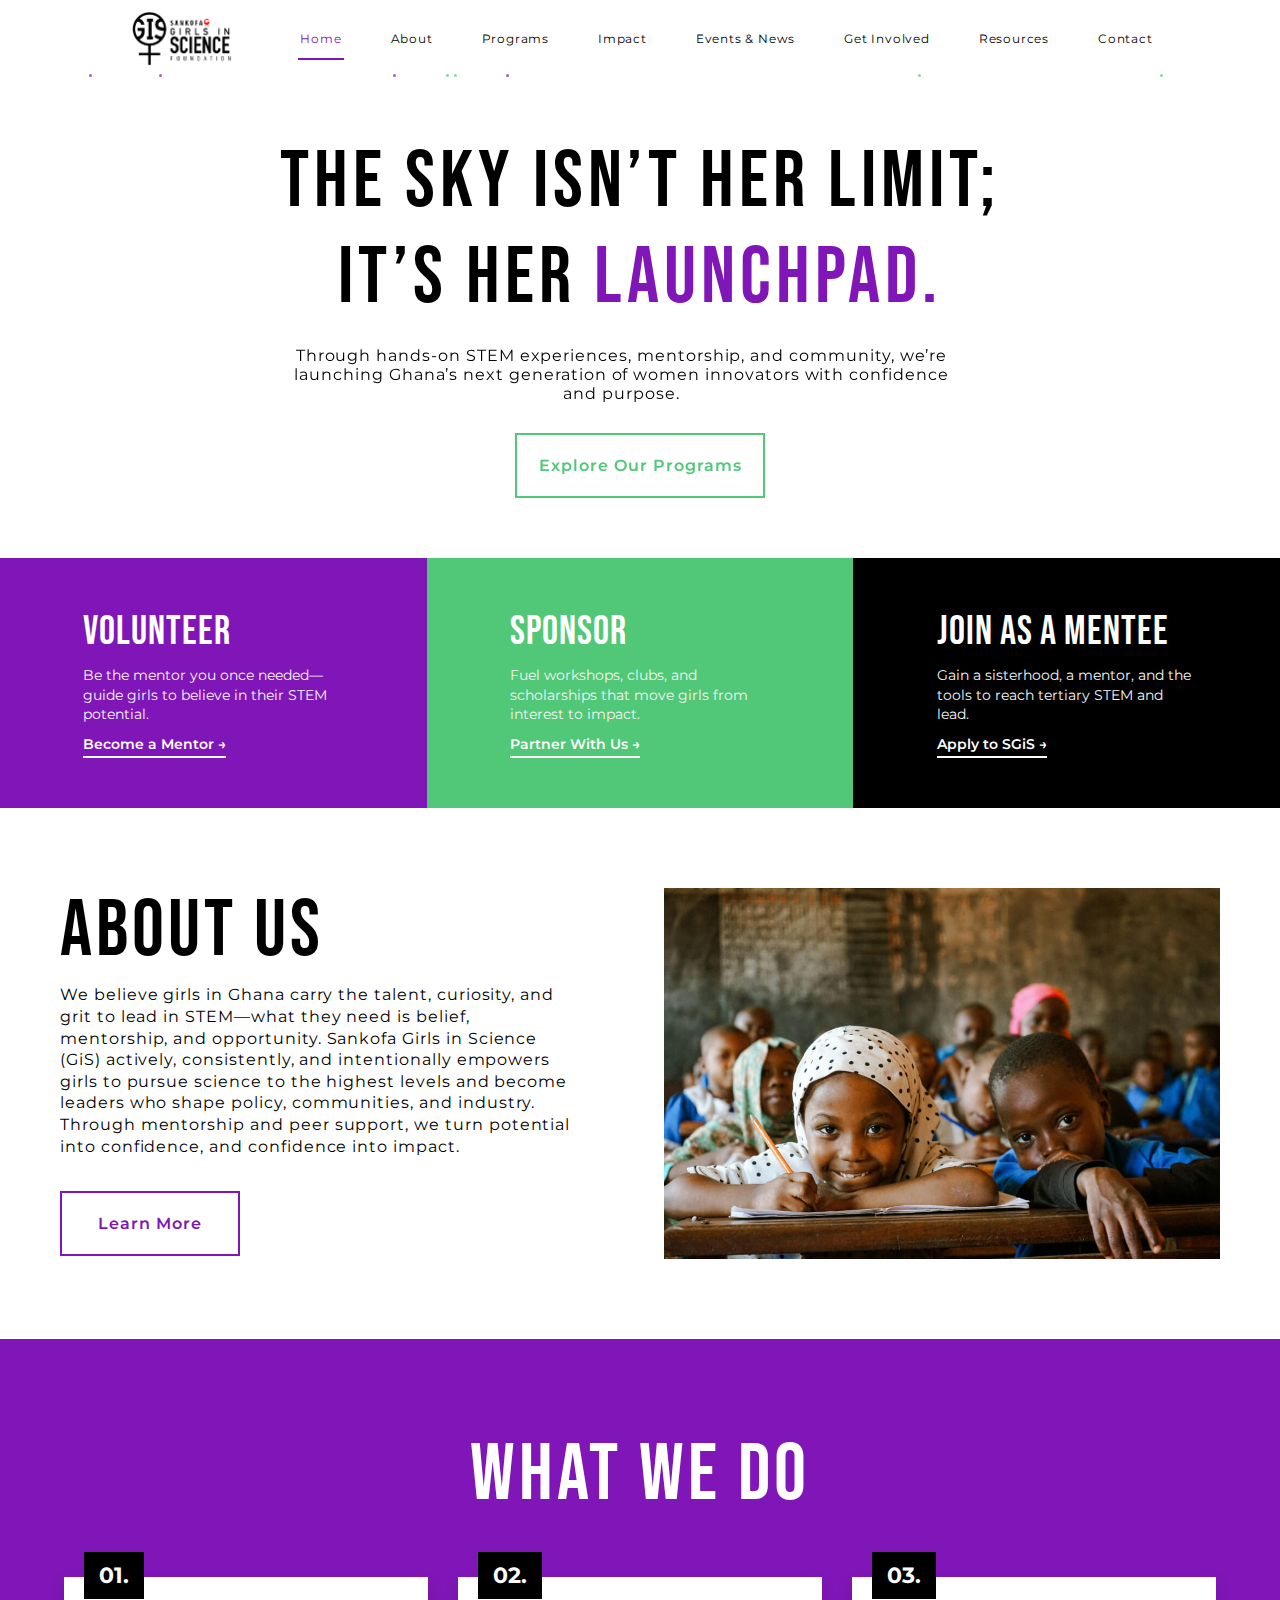
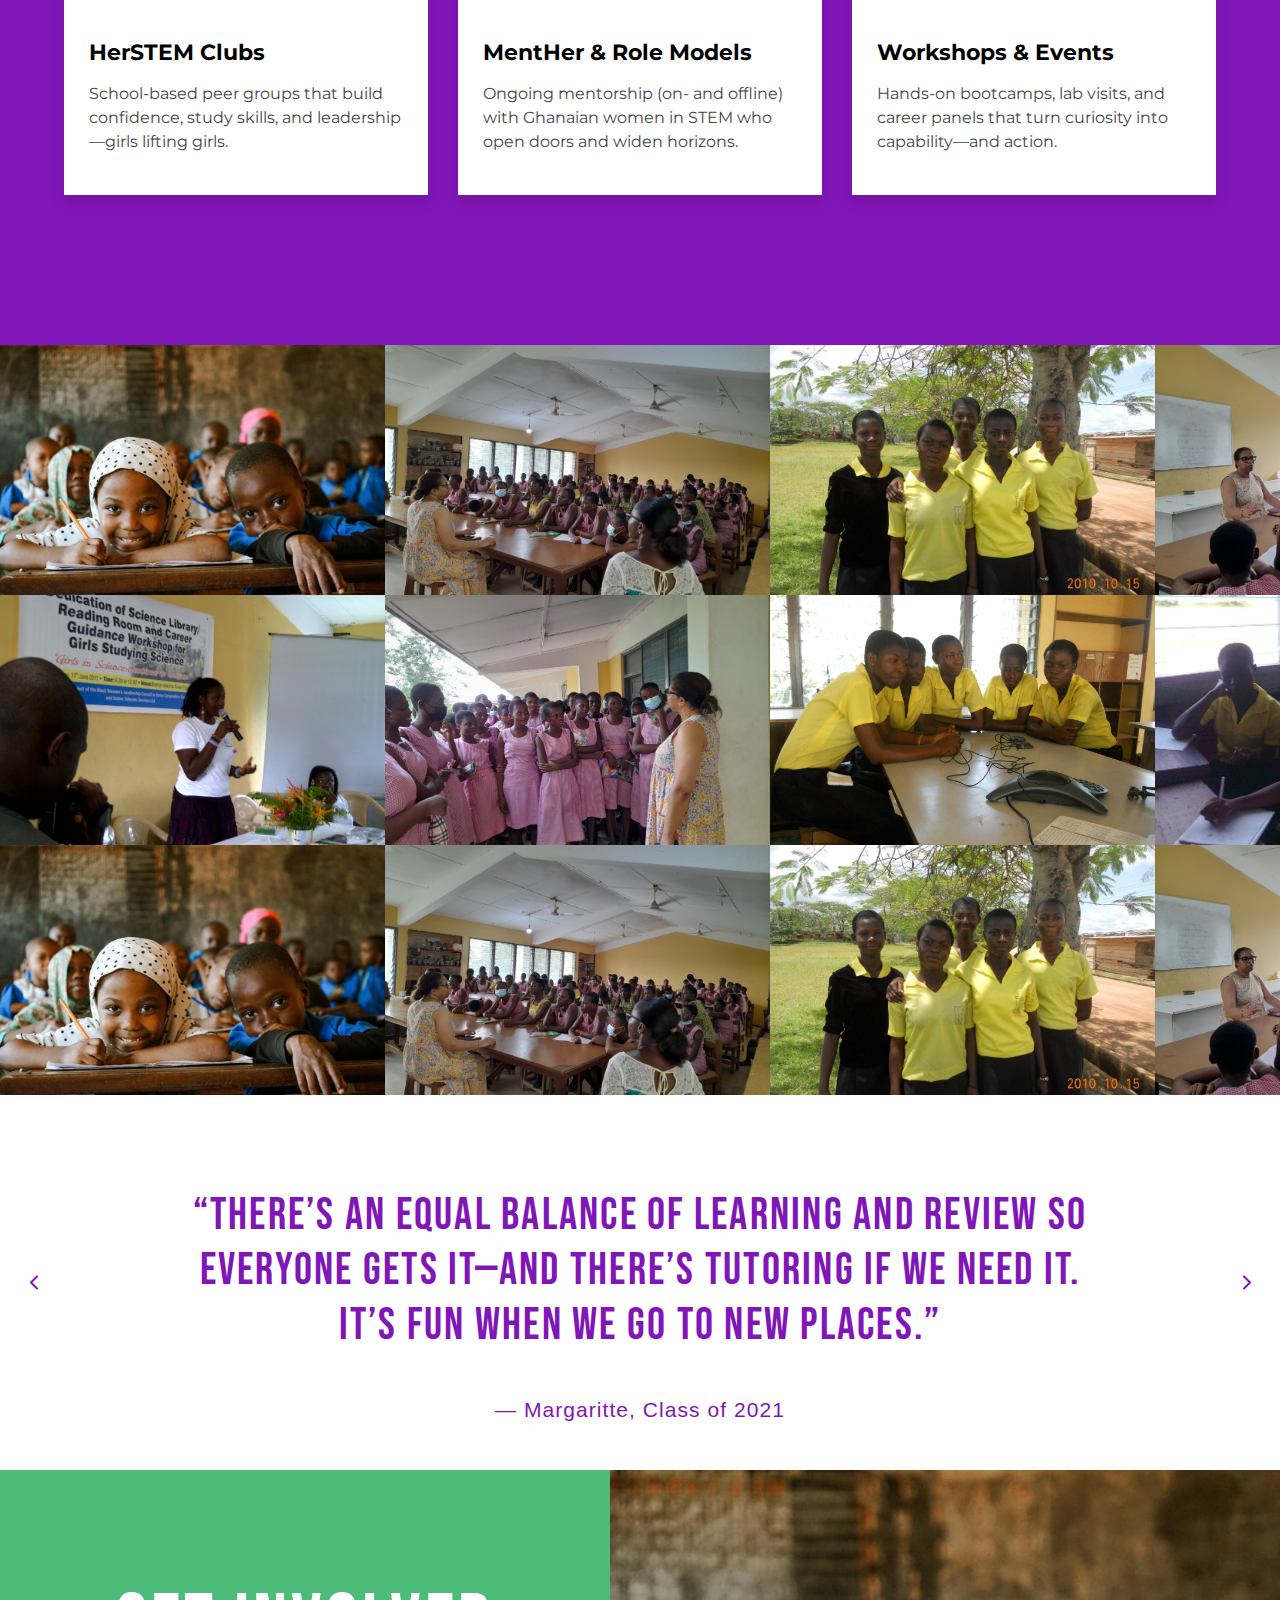
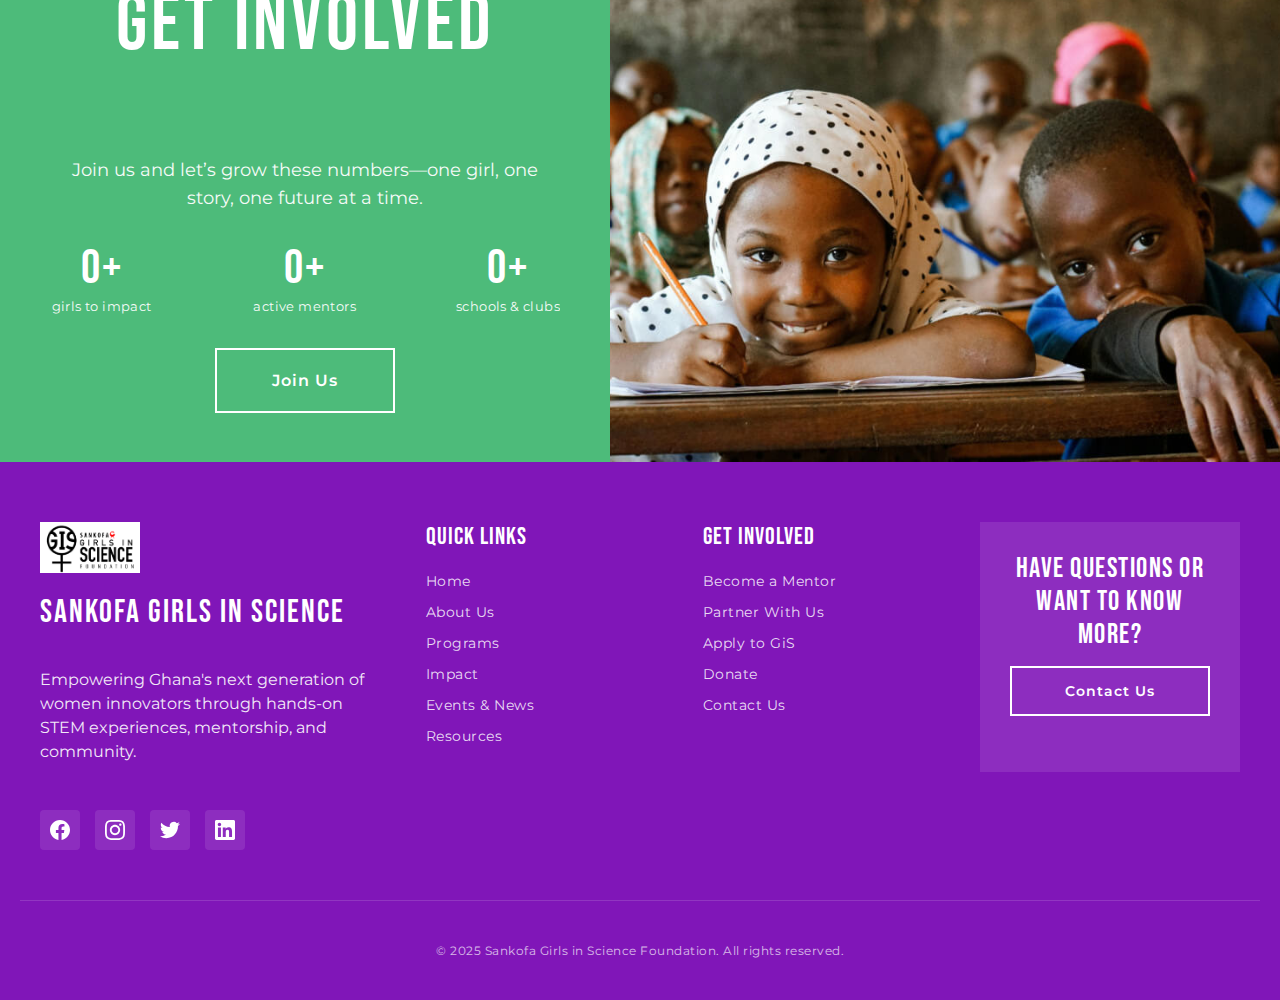
<file: index.html>
<!DOCTYPE html>
<html lang="en">
  <head>
    <meta charset="utf-8" />
    <meta name="viewport" content="width=device-width, initial-scale=1" />
    <title>Sankofa Girls in Science Foundation</title>
    <link
      href="https://fonts.googleapis.com/css2?family=Montserrat:wght@400;600&display=swap"
      rel="stylesheet"
    />
    <link rel="stylesheet" href="css/style.css" />
  </head>
  <body>
    <header class="site-header">
      <nav class="nav" aria-label="Primary">
        <a
          class="nav__logo"
          href="/"
          aria-label="Sankofa Girls in Science — Home"
        >
          <img
            src="assets/images/logo.png"
            alt="Sankofa Girls in Science logo"
          />
        </a>
        <button
          class="nav__toggle"
          aria-expanded="false"
          aria-controls="primary-menu"
        >
          <span class="sr-only">Menu</span>
          ☰
        </button>
        <ul id="primary-menu" class="nav__links">
          <li><a href="#" aria-current="page" class="is-active">Home</a></li>
          <li><a href="#">About</a></li>
          <li><a href="#">Programs</a></li>
          <li><a href="#">Impact</a></li>
          <li><a href="#">Events &amp; News</a></li>
          <li><a href="#">Get Involved</a></li>
          <li><a href="#">Resources</a></li>
          <li><a href="#">Contact</a></li>
        </ul>
      </nav>
    </header>
    <section class="hero">
      <div class="soaring-particles" aria-hidden="true"></div>

      <div class="glowing-orbs" aria-hidden="true">
        <div class="orb orb-1"></div>
        <div class="orb orb-2"></div>
        <div class="orb orb-3"></div>
      </div>

      <div class="hero-content">
        <h1>
          THE SKY ISN’T HER LIMIT;<br />
          IT’S HER <span>LAUNCHPAD.</span>
        </h1>
        <p>
          Through hands-on STEM experiences, mentorship, and community, we’re
          launching Ghana’s next generation of women innovators with confidence
          and purpose.
        </p>
        <a href="#" class="btn-outline">Explore Our Programs</a>
      </div>
    </section>
    <section class="cta-row" aria-label="Quick actions">
      <div class="cta cta--purple">
        <div class="cta-content">
          <h3>Volunteer</h3>
          <p>
            Be the mentor you once needed—guide girls to believe in their STEM
            potential.
          </p>
          <a href="#volunteer" class="cta-link">Become a Mentor →</a>
        </div>
      </div>
      <div class="cta cta--green">
        <div class="cta-content">
          <h3>Sponsor</h3>
          <p>
            Fuel workshops, clubs, and scholarships that move girls from
            interest to impact.
          </p>
          <a href="#sponsor" class="cta-link">Partner With Us →</a>
        </div>
      </div>
      <div class="cta cta--black">
        <div class="cta-content">
          <h3>Join as a Mentee</h3>
          <p>
            Gain a sisterhood, a mentor, and the tools to reach tertiary STEM
            and lead.
          </p>
          <a href="#mentee" class="cta-link">Apply to SGiS →</a>
        </div>
      </div>
    </section>
    <section class="about" id="about">
      <div class="about__text">
        <h2 class="about__title">ABOUT&nbsp;US</h2>

        <p class="about__body">
          We believe girls in Ghana carry the talent, curiosity, and grit to
          lead in STEM—what they need is belief, mentorship, and opportunity.
          Sankofa Girls in Science (GiS) actively, consistently, and
          intentionally empowers girls to pursue science to the highest levels
          and become leaders who shape policy, communities, and industry.
          Through mentorship and peer support, we turn potential into
          confidence, and confidence into impact.
        </p>

        <a href="#" class="btn-outline btn-outline--purple">Learn More</a>
      </div>

      <figure class="about__media">
        <img
          src="assets/images/img5.jpg"
          alt="Children in a classroom smiling"
        />
      </figure>
    </section>
    <section class="what-we-do">
      <h2 class="section-title">WHAT WE DO</h2>
      <div class="cards">
        <div class="card">
          <div class="number-box">01.</div>
          <h3>HerSTEM Clubs</h3>
          <p>
            School-based peer groups that build confidence, study skills, and
            leadership—girls lifting girls.
          </p>
        </div>

        <div class="card">
          <div class="number-box">02.</div>
          <h3>MentHer & Role Models</h3>
          <p>
            Ongoing mentorship (on- and offline) with Ghanaian women in STEM who
            open doors and widen horizons.
          </p>
        </div>

        <div class="card">
          <div class="number-box">03.</div>
          <h3>Workshops & Events</h3>
          <p>
            Hands-on bootcamps, lab visits, and career panels that turn
            curiosity into capability—and action.
          </p>
        </div>
      </div>
    </section>
    <section class="gallery gallery-belt">
      <div class="belt" data-speed="50s" data-direction="ltr">
        <div class="track">
          <img src="assets/images/img5.jpg" alt="" />
          <img src="assets/images/img6.jpg" alt="" />
          <img src="assets/images/img7.jpg" alt="" />
          <img src="assets/images/img8.jpg" alt="" />
        </div>
      </div>

      <div class="belt" data-speed="70s" data-direction="rtl" data-delay="-12s">
        <div class="track">
          <img src="assets/images/img10.jpg" alt="" />
          <img src="assets/images/img9.jpg" alt="" />
          <img src="assets/images/img11.JPG" alt="" />
          <img src="assets/images/img12.jpg" alt="" />
        </div>
      </div>

      <div class="belt" data-speed="52s" data-direction="ltr">
        <div class="track">
          <img src="assets/images/img5.jpg" alt="" />
          <img src="assets/images/img6.jpg" alt="" />
          <img src="assets/images/img7.jpg" alt="" />
          <img src="assets/images/img8.jpg" alt="" />
        </div>
      </div>
    </section>
    <section class="testimonial" aria-label="Student testimonials">
      <button class="nav-btn nav-btn--prev" aria-label="Previous testimonial">
        <svg
          viewBox="0 0 24 24"
          width="24"
          height="24"
          aria-hidden="true"
          focusable="false"
        >
          <path
            d="M15 18l-6-6 6-6"
            fill="none"
            stroke="currentColor"
            stroke-width="2"
            stroke-linecap="round"
            stroke-linejoin="round"
          />
        </svg>
      </button>

      <div
        class="testimonial-content"
        role="region"
        aria-roledescription="carousel"
        aria-label="Student testimonials"
        aria-live="polite"
      >
        <blockquote class="t-slide is-active" aria-hidden="false">
          <p class="quote">
            “There’s an equal balance of learning and review so everyone gets
            it—and there’s tutoring if we need it. It’s fun when we go to new
            places.”
          </p>
          <footer class="author">— Margaritte, Class of 2021</footer>
        </blockquote>

        <blockquote class="t-slide" aria-hidden="true">
          <p class="quote">
            “Before GiS I thought engineering wasn’t for me. Now I’ve built my
            first circuit and I’m applying to STEM programs.”
          </p>
          <footer class="author">— Abena, 11th Grade</footer>
        </blockquote>

        <blockquote class="t-slide" aria-hidden="true">
          <p class="quote">
            “My mentor helped me believe I belong in tech. I landed an
            internship at a local lab this summer.”
          </p>
          <footer class="author">— Efua, Class of 2023</footer>
        </blockquote>

        <blockquote class="t-slide" aria-hidden="true">
          <p class="quote">
            “Our HerSTEM Club made science feel like a team sport. I’m leading
            study sessions now.”
          </p>
          <footer class="author">— Nana Ama, 9th Grade</footer>
        </blockquote>
      </div>

      <button class="nav-btn nav-btn--next" aria-label="Next testimonial">
        <svg
          viewBox="0 0 24 24"
          width="24"
          height="24"
          aria-hidden="true"
          focusable="false"
        >
          <path
            d="M9 6l6 6-6 6"
            fill="none"
            stroke="currentColor"
            stroke-width="2"
            stroke-linecap="round"
            stroke-linejoin="round"
          />
        </svg>
      </button>
    </section>

    <section class="get-involved" aria-labelledby="get-involved-title">
      <div class="gi-panel">
        <h2 id="get-involved-title" class="gi-title">GET INVOLVED</h2>

        <p class="gi-lede">
          Join us and let’s grow these numbers—one girl, one story, one future
          at a time.
        </p>

        <ul class="gi-stats" aria-label="Impact statistics">
          <li class="gi-stat">
            <span class="num" aria-live="polite">
              <span class="counter" data-target="1000">0</span
              ><span class="plus">+</span>
            </span>
            <span class="label">girls to impact</span>
          </li>
          <li class="gi-stat">
            <span class="num" aria-live="polite">
              <span class="counter" data-target="30">0</span
              ><span class="plus">+</span>
            </span>
            <span class="label">active mentors</span>
          </li>
          <li class="gi-stat">
            <span class="num" aria-live="polite">
              <span class="counter" data-target="10">0</span
              ><span class="plus">+</span>
            </span>
            <span class="label">schools & clubs</span>
          </li>
        </ul>

        <a class="gi-btn" href="#join">Join Us</a>
      </div>

      <div class="gi-media">
        <img
          src="assets/images/img5.jpg"
          alt="Smiling students in a classroom"
          loading="lazy"
          width="806"
          height="592"
        />
      </div>
    </section>
    <footer class="footer">
      <div class="footer-container">
        <div class="footer-brand">
              <img src="assets/images/logo.png" alt="Sankofa Girls in Science logo" style="width: 100px" />

          <h3>SANKOFA GIRLS IN SCIENCE</h3>
          <p class="footer-tagline">
            Empowering Ghana's next generation of women innovators through
            hands-on STEM experiences, mentorship, and community.
          </p>
          <div class="footer-social">
            <a href="#" class="social-link" aria-label="Facebook">
              <svg
                width="20"
                height="20"
                viewBox="0 0 24 24"
                fill="currentColor"
              >
                <path
                  d="M24 12.073c0-6.627-5.373-12-12-12s-12 5.373-12 12c0 5.99 4.388 10.954 10.125 11.854v-8.385H7.078v-3.47h3.047V9.43c0-3.007 1.792-4.669 4.533-4.669 1.312 0 2.686.235 2.686.235v2.953H15.83c-1.491 0-1.956.925-1.956 1.874v2.25h3.328l-.532 3.47h-2.796v8.385C19.612 23.027 24 18.062 24 12.073z"
                />
              </svg>
            </a>
            <a href="#" class="social-link" aria-label="Instagram">
              <svg
                width="20"
                height="20"
                viewBox="0 0 24 24"
                fill="currentColor"
              >
                <path
                  d="M12 2.163c3.204 0 3.584.012 4.85.07 3.252.148 4.771 1.691 4.919 4.919.058 1.265.069 1.645.069 4.849 0 3.205-.012 3.584-.069 4.849-.149 3.225-1.664 4.771-4.919 4.919-1.266.058-1.644.07-4.85.07-3.204 0-3.584-.012-4.849-.07-3.26-.149-4.771-1.699-4.919-4.92-.058-1.265-.07-1.644-.07-4.849 0-3.204.013-3.583.07-4.849.149-3.227 1.664-4.771 4.919-4.919 1.266-.057 1.645-.069 4.849-.069zm0-2.163c-3.259 0-3.667.014-4.947.072-4.358.2-6.78 2.618-6.98 6.98-.059 1.281-.073 1.689-.073 4.948 0 3.259.014 3.668.072 4.948.2 4.358 2.618 6.78 6.98 6.98 1.281.058 1.689.072 4.948.072 3.259 0 3.668-.014 4.948-.072 4.354-.2 6.782-2.618 6.979-6.98.059-1.28.073-1.689.073-4.948 0-3.259-.014-3.667-.072-4.947-.196-4.354-2.617-6.78-6.979-6.98-1.281-.059-1.69-.073-4.949-.073zm0 5.838c-3.403 0-6.162 2.759-6.162 6.162s2.759 6.163 6.162 6.163 6.162-2.759 6.162-6.163c0-3.403-2.759-6.162-6.162-6.162zm0 10.162c-2.209 0-4-1.79-4-4 0-2.209 1.791-4 4-4s4 1.791 4 4c0 2.21-1.791 4-4 4zm6.406-11.845c-.796 0-1.441.645-1.441 1.44s.645 1.44 1.441 1.44c.795 0 1.439-.645 1.439-1.44s-.644-1.44-1.439-1.44z"
                />
              </svg>
            </a>
            <a href="#" class="social-link" aria-label="Twitter">
              <svg
                width="20"
                height="20"
                viewBox="0 0 24 24"
                fill="currentColor"
              >
                <path
                  d="M23.953 4.57a10 10 0 01-2.825.775 4.958 4.958 0 002.163-2.723c-.951.555-2.005.959-3.127 1.184a4.92 4.92 0 00-8.384 4.482C7.69 8.095 4.067 6.13 1.64 3.162a4.822 4.822 0 00-.666 2.475c0 1.71.87 3.213 2.188 4.096a4.904 4.904 0 01-2.228-.616v.06a4.923 4.923 0 003.946 4.827 4.996 4.996 0 01-2.212.085 4.936 4.936 0 004.604 3.417 9.867 9.867 0 01-6.102 2.105c-.39 0-.779-.023-1.17-.067a13.995 13.995 0 007.557 2.209c9.053 0 13.998-7.496 13.998-13.985 0-.21 0-.42-.015-.63A9.935 9.935 0 0024 4.59z"
                />
              </svg>
            </a>
            <a href="#" class="social-link" aria-label="LinkedIn">
              <svg
                width="20"
                height="20"
                viewBox="0 0 24 24"
                fill="currentColor"
              >
                <path
                  d="M20.447 20.452h-3.554v-5.569c0-1.328-.027-3.037-1.852-3.037-1.853 0-2.136 1.445-2.136 2.939v5.667H9.351V9h3.414v1.561h.046c.477-.9 1.637-1.85 3.37-1.85 3.601 0 4.267 2.37 4.267 5.455v6.286zM5.337 7.433c-1.144 0-2.063-.926-2.063-2.065 0-1.138.92-2.063 2.063-2.063 1.14 0 2.064.925 2.064 2.063 0 1.139-.925 2.065-2.064 2.065zm1.782 13.019H3.555V9h3.564v11.452zM22.225 0H1.771C.792 0 0 .774 0 1.729v20.542C0 23.227.792 24 1.771 24h20.451C23.2 24 24 23.227 24 22.271V1.729C24 .774 23.2 0 22.222 0h.003z"
                />
              </svg>
            </a>
          </div>
        </div>

        <div class="footer-section">
          <h4>Quick Links</h4>
          <ul class="footer-links">
            <li><a href="#home">Home</a></li>
            <li><a href="#about">About Us</a></li>
            <li><a href="#programs">Programs</a></li>
            <li><a href="#impact">Impact</a></li>
            <li><a href="#events">Events & News</a></li>
            <li><a href="#resources">Resources</a></li>
          </ul>
        </div>

        <div class="footer-section">
          <h4>Get Involved</h4>
          <ul class="footer-links">
            <li><a href="#volunteer">Become a Mentor</a></li>
            <li><a href="#sponsor">Partner With Us</a></li>
            <li><a href="#mentee">Apply to GiS</a></li>
            <li><a href="#donate">Donate</a></li>
            <li><a href="#contact">Contact Us</a></li>
          </ul>
        </div>

        <div class="footer-cta">
          <h4>Have questions or want to know more?</h4>
          
          <a href="#contact" class="cta-button">Contact Us</a>
        </div>
      </div>

      <div class="footer-bottom">
        <div class="footer-bottom-container">
          <p>
            &copy; 2025 Sankofa Girls in Science Foundation. All rights
            reserved.
          </p>
        </div>
      </div>
    </footer>

    <script>
      (function () {
        const prefersReduced = window.matchMedia(
          "(prefers-reduced-motion: reduce)"
        ).matches;

        function animateCounter(el, end, duration = 1200) {
          if (prefersReduced) {
            el.textContent = end;
            return;
          }
          const start = 0;
          const startTime = performance.now();

          function tick(now) {
            const elapsed = now - startTime;
            const progress = Math.min(elapsed / duration, 1);
            const eased = 1 - Math.pow(1 - progress, 3);
            const value = Math.round(start + (end - start) * eased);
            el.textContent = value.toString();
            if (progress < 1) requestAnimationFrame(tick);
          }
          requestAnimationFrame(tick);
        }

        const counters = Array.from(document.querySelectorAll(".counter"));
        let hasRun = false;

        const observer = new IntersectionObserver(
          (entries) => {
            if (hasRun) return;
            if (entries.some((e) => e.isIntersecting)) {
              counters.forEach((c) => {
                const end = parseInt(c.getAttribute("data-target"), 10) || 0;
                animateCounter(c, end, 1500);
              });
              hasRun = true;
              observer.disconnect();
            }
          },
          { threshold: 0.35 }
        );

        const statsRoot = document.querySelector(".gi-stats");
        if (statsRoot) observer.observe(statsRoot);
      })();
    </script>

    <script src="js/script.js" defer></script>
  </body>
</html>
</file>
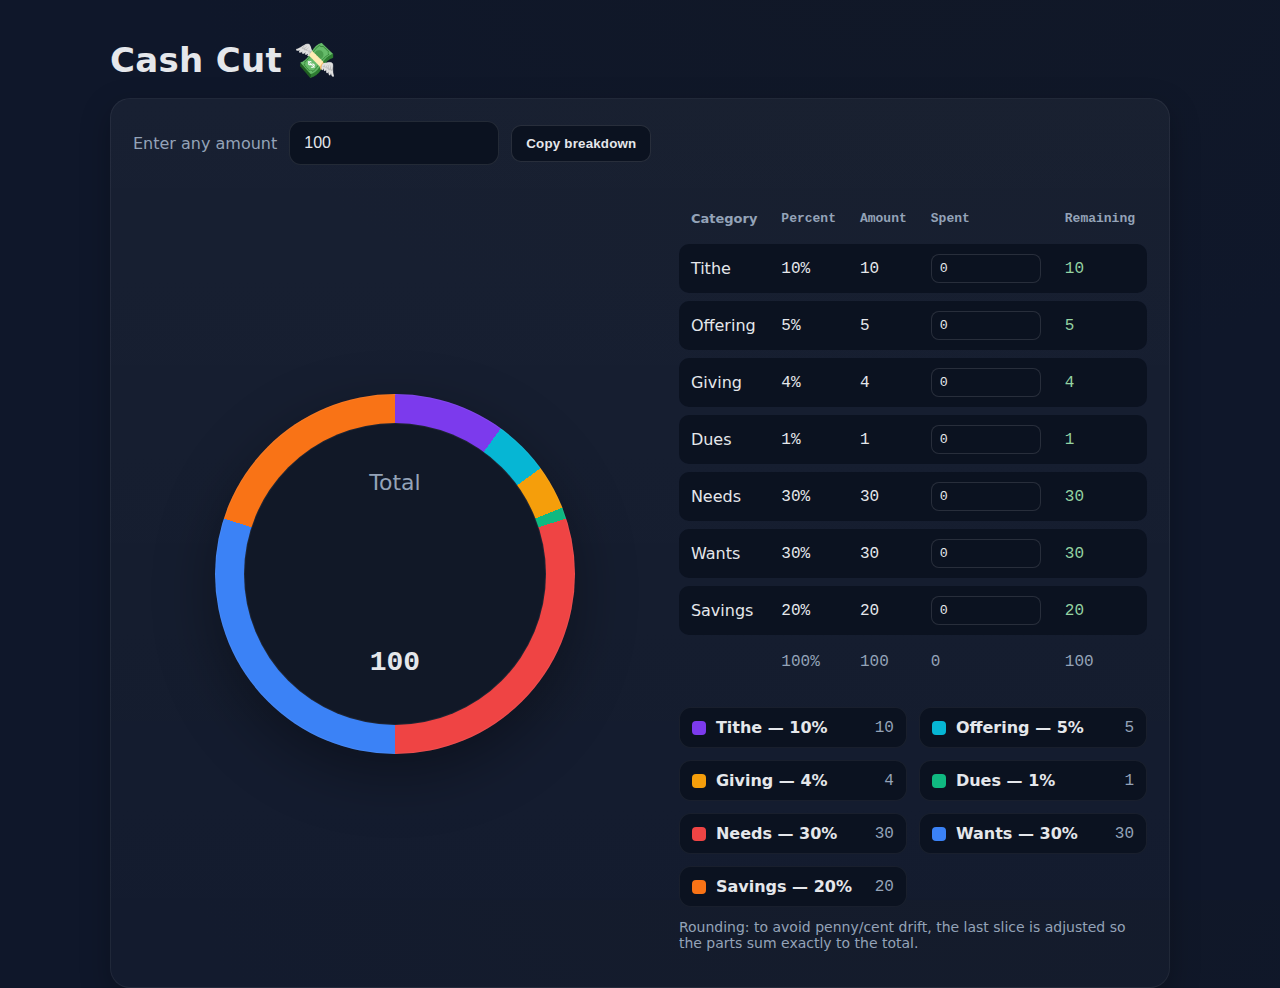
<file: splitter.html>
<!DOCTYPE html>
<html lang="en">
  <head>
    <meta charset="UTF-8" />
    <meta name="viewport" content="width=device-width, initial-scale=1" />
    <title>Cash Cut</title>
    <style>
      :root {
        --bg: #0f172a; /* slate-900 */
        --card: #111827; /* gray-900 */
        --muted: #94a3b8; /* slate-400 */
        --text: #e5e7eb; /* gray-200 */
        --accent: #22d3ee; /* cyan-400 */
        --ring: rgba(34, 211, 238, 0.35);
        /* Palette for slices */
        --c1: #7c3aed; /* violet */
        --c2: #06b6d4; /* cyan */
        --c3: #f59e0b; /* amber */
        --c4: #10b981; /* emerald */
        --c5: #ef4444; /* red */
        --c6: #3b82f6; /* blue */
        --c7: #f97316; /* orange */
      }
      * {
        box-sizing: border-box;
      }
      html,
      body {
        height: 100%;
      }
      body {
        margin: 0;
        font-family: ui-sans-serif, system-ui, -apple-system, Segoe UI, Roboto,
          Arial, "Apple Color Emoji", "Segoe UI Emoji";
        background: radial-gradient(
          1200px 800px at 70% -10%,
          #111827 0%,
          var(--bg) 60%
        );
        color: var(--text);
      }
      .wrap {
        max-width: 1100px;
        margin: 40px auto;
        padding: 0 20px;
      }
      header {
        display: flex;
        align-items: center;
        justify-content: space-between;
        gap: 16px;
        margin-bottom: 18px;
      }
      h1 {
        font-size: clamp(20px, 3.5vw, 34px);
        margin: 0;
        letter-spacing: 0.3px;
      }
      .card {
        background: linear-gradient(
          180deg,
          rgba(255, 255, 255, 0.04),
          rgba(255, 255, 255, 0.02)
        );
        border: 1px solid rgba(255, 255, 255, 0.06);
        border-radius: 20px;
        padding: 22px;
        box-shadow: 0 10px 30px rgba(0, 0, 0, 0.25);
      }
      .grid {
        display: grid;
        grid-template-columns: 1.2fr 0.9fr;
        gap: 22px;
      }
      @media (max-width: 900px) {
        .grid {
          grid-template-columns: 1fr;
        }
      }

      /* Input */
      .controls {
        display: flex;
        gap: 12px;
        align-items: center;
        flex-wrap: wrap;
      }
      .controls input[type="number"] {
        appearance: textfield;
        width: 210px;
        padding: 12px 14px;
        font-size: 16px;
        border-radius: 12px;
        background: #0b1220;
        color: var(--text);
        border: 1px solid rgba(255, 255, 255, 0.1);
        outline: none;
        transition: border 0.2s, box-shadow 0.2s;
      }
      .controls input[type="number"]:focus {
        border-color: var(--accent);
        box-shadow: 0 0 0 6px var(--ring);
      }
      .btn {
        cursor: pointer;
        border: 1px solid rgba(255, 255, 255, 0.12);
        background: #0b1220;
        color: var(--text);
        padding: 10px 14px;
        border-radius: 10px;
        font-weight: 600;
        letter-spacing: 0.2px;
        transition: 0.2s;
      }
      .btn:hover {
        transform: translateY(-1px);
        border-color: rgba(255, 255, 255, 0.28);
      }

      /* Pie */
      .pie-wrap {
        display: flex;
        align-items: center;
        justify-content: center;
      }
      .pie {
        --g: conic-gradient(
          var(--c1) 0 0,
          var(--c2) 0 0,
          var(--c3) 0 0,
          var(--c4) 0 0,
          var(--c5) 0 0,
          var(--c6) 0 0,
          var(--c7) 0 0
        );
        width: min(360px, 70vw);
        aspect-ratio: 1/1;
        border-radius: 50%;
        background: var(--g);
        position: relative;
        box-shadow: 0 20px 60px rgba(0, 0, 0, 0.35),
          inset 0 0 0 1px rgba(255, 255, 255, 0.06);
      }
      .pie::after {
        /* donut hole */
        content: "";
        position: absolute;
        inset: 8%;
        background: var(--card);
        border-radius: 50%;
        box-shadow: inset 0 0 0 1px rgba(255, 255, 255, 0.06);
      }
      .total {
        position: absolute;
        inset: 0;
        display: grid;
        place-items: center;
        text-align: center;
        z-index: 2;
        font-size: clamp(18px, 2.5vw, 22px);
        color: var(--muted);
      }
      .total strong {
        display: block;
        font-size: clamp(22px, 3vw, 28px);
        color: var(--text);
      }

      /* Legend & table */
      .legend {
        display: grid;
        grid-template-columns: repeat(2, minmax(220px, 1fr));
        gap: 12px;
        margin-top: 18px;
      }
      @media (max-width: 500px) {
        .legend {
          grid-template-columns: 1fr;
        }
      }
      .legend .row {
        display: flex;
        align-items: center;
        gap: 10px;
        padding: 10px 12px;
        background: #0b1220;
        border-radius: 12px;
        border: 1px solid rgba(255, 255, 255, 0.06);
      }
      .swatch {
        width: 14px;
        height: 14px;
        border-radius: 4px;
        flex: 0 0 auto;
      }
      .row .label {
        font-weight: 600;
      }
      .row .value {
        margin-left: auto;
        color: var(--muted);
      }

      table {
        width: 100%;
        border-collapse: separate;
        border-spacing: 0 8px;
        margin-top: 10px;
      }
      th,
      td {
        padding: 10px 12px;
        text-align: left;
      }
      thead th {
        font-size: 13px;
        color: var(--muted);
        font-weight: 700;
      }
      tbody tr {
        background: #0b1220;
        border: 1px solid rgba(255, 255, 255, 0.06);
      }
      tbody tr td:first-child {
        border-top-left-radius: 10px;
        border-bottom-left-radius: 10px;
      }
      tbody tr td:last-child {
        border-top-right-radius: 10px;
        border-bottom-right-radius: 10px;
      }
      tfoot td {
        color: var(--muted);
      }
      .mono {
        font-variant-numeric: tabular-nums;
        font-family: ui-monospace, SFMono-Regular, Menlo, Monaco, Consolas,
          "Liberation Mono", monospace;
      }
      .subtle {
        color: var(--muted);
      }
      .note {
        margin-top: 12px;
        color: var(--muted);
        font-size: 14px;
      }
      .table-input {
        width: 110px;
        padding: 6px 8px;
        border-radius: 8px;
        border: 1px solid rgba(255, 255, 255, 0.12);
        background: #0b1220;
        color: var(--text);
        outline: none;
      }
      .table-input:focus {
        border-color: var(--accent);
        box-shadow: 0 0 0 4px var(--ring);
      }
      .neg {
        color: #ef4444;
      } /* red for negative remaining */
      .pos {
        color: #94d3a2;
      } /* soft green for positive */
      /* Tooltip for pie hover */
      .tooltip {
        position: absolute;
        background: #0b1220;
        border: 1px solid rgba(255, 255, 255, 0.15);
        color: var(--text);
        padding: 6px 10px;
        border-radius: 8px;
        font-size: 13px;
        pointer-events: none;
        opacity: 0;
        transition: opacity 0.15s ease;
        white-space: nowrap;
        z-index: 10;
      }
    </style>
  </head>
  <body>
    <div class="wrap">
      <header>
        <h1>
          Cash Cut 💸
        </h1>
      </header>

      <section class="card">
        <div class="controls" aria-label="Controls">
          <label for="amount" class="subtle">Enter any amount</label>
          <input id="amount" type="number" min="0" step="0.01" value="100" />
          <button class="btn" id="copy">Copy breakdown</button>
        </div>

        <div class="grid" style="margin-top: 18px">
          <div class="pie-wrap">
            <div class="pie" id="pie">
              <div class="total">
                <span>Total</span>
                <strong class="mono" id="totalLabel">100</strong>
              </div>
              <div id="tooltip" class="tooltip"></div>
            </div>
          </div>
          <div>
            <table>
              <thead>
                <tr>
                  <th>Category</th>
                  <th class="mono">Percent</th>
                  <th class="mono">Amount</th>
                  <th class="mono">Spent</th>
                  <th class="mono">Remaining</th>
                </tr>
              </thead>
              <tbody id="rows"></tbody>
              <tfoot>
                <tr>
                  <td></td>
                  <td class="mono">100%</td>
                  <td class="mono" id="sum">0</td>
                  <td class="mono" id="sumSpent">0</td>
                  <td class="mono" id="sumRemain">0</td>
                </tr>
              </tfoot>
            </table>
            <div class="legend" id="legend" aria-label="Legend"></div>
            <p class="note">
              Rounding: to avoid penny/cent drift, the last slice is adjusted so
              the parts sum exactly to the total.
            </p>
          </div>
        </div>
      </section>
    </div>

    <script>
      // Percent configuration (must sum to 100)
      const PERCENTS = [10, 5, 4, 1, 30, 30, 20];
      const COLORS = [
        getComputedStyle(document.documentElement)
          .getPropertyValue("--c1")
          .trim(),
        getComputedStyle(document.documentElement)
          .getPropertyValue("--c2")
          .trim(),
        getComputedStyle(document.documentElement)
          .getPropertyValue("--c3")
          .trim(),
        getComputedStyle(document.documentElement)
          .getPropertyValue("--c4")
          .trim(),
        getComputedStyle(document.documentElement)
          .getPropertyValue("--c5")
          .trim(),
        getComputedStyle(document.documentElement)
          .getPropertyValue("--c6")
          .trim(),
        getComputedStyle(document.documentElement)
          .getPropertyValue("--c7")
          .trim(),
      ];

      const NAMES = [
        "Tithe",
        "Offering",
        "Giving",
        "Dues",
        "Needs",
        "Wants",
        "Savings",
      ];

      function label(i) {
        return NAMES[i] && NAMES[i].trim() ? NAMES[i].trim() : `Slice ${i + 1}`;
      }
      // For hover calculations
      let LAST_PARTS = []; // set each time you render
      const CUM = (() => {
        // cumulative % ends: [10,15,19,20,50,80,100]
        let s = 0;
        return PERCENTS.map((p) => (s += p));
      })();
      function sliceFromAngle(angleDeg) {
        // conic-gradient is clockwise from 0° (3 o'clock).
        const cw = (360 - angleDeg) % 360; // convert CCW -> CW
        const pct = cw / 3.6; // degrees -> percent of circle
        for (let i = 0; i < CUM.length; i++) {
          if (pct <= CUM[i] + 1e-9) return i;
        }
        return -1;
      }

      // Track user-entered spend per category (persist between edits)
      let SPENT = Array(PERCENTS.length).fill(0);

      const $amount = document.getElementById("amount");
      const $rows = document.getElementById("rows");
      const $sum = document.getElementById("sum");
      const $pie = document.getElementById("pie");
      const $legend = document.getElementById("legend");
      const $totalLabel = document.getElementById("totalLabel");
      const $copy = document.getElementById("copy");
      const $tooltip = document.getElementById("tooltip");

      function format(n) {
        const num = Number(n);
        if (!Number.isFinite(num)) return "0";
        const fixed = Math.round(num * 100) / 100; // 2dp rounding
        const s = fixed.toFixed(2); // "12.30"
        const [i, d] = s.split(".");
        const int = i.replace(/\B(?=(\d{3})+(?!\d))/g, ",");
        return d === "00" ? int : `${int}.${d}`;
      }

      function computeParts(total) {
        const parts = [];
        let running = 0;
        for (let i = 0; i < PERCENTS.length; i++) {
          if (i < PERCENTS.length - 1) {
            const raw = total * (PERCENTS[i] / 100);
            const amt = Math.round(raw * 100) / 100; // 2dp
            parts.push(amt);
            running += amt;
          } else {
            // Last slice gets the remainder to ensure exact sum
            const last = Math.round((total - running) * 100) / 100;
            parts.push(last);
          }
        }
        return parts;
      }

      function update() {
        const total = Math.max(0, parseFloat($amount.value || "0"));
        $totalLabel.textContent = format(total);

        const parts = computeParts(total);
        LAST_PARTS = parts; // <-- so hover tooltips have current amounts

        // build table rows
        $rows.innerHTML = "";
        let sum = 0;

        parts.forEach((amt, i) => {
          sum += amt;
          const tr = document.createElement("tr");
          const remaining = Math.round((amt - (SPENT[i] || 0)) * 100) / 100;
          const remClass = remaining < 0 ? "neg mono" : "mono pos";

          tr.innerHTML = `
      <td>${label(i)}</td>
      <td class="mono">${PERCENTS[i]}%</td>
      <td class="mono">${format(amt)}</td>
      <td>
        <input class="table-input mono" type="number" step="0.01" min="0"
               value="${SPENT[i] || 0}" data-index="${i}" />
      </td>
      <td class="${remClass}">${format(remaining)}</td>
    `;
          tr.style.borderLeft = `6px solid ${COLORS[i]}`;
          $rows.appendChild(tr);
        });

        // totals
        $sum.textContent = format(sum);
        const totalSpent = SPENT.reduce((a, b) => a + (parseFloat(b) || 0), 0);
        const totalRemain = Math.round((sum - totalSpent) * 100) / 100;
        document.getElementById("sumSpent").textContent = format(totalSpent);
        document.getElementById("sumRemain").textContent = format(totalRemain);

        // donut gradient
        let start = 0;
        const stops = PERCENTS.map((pct, i) => {
          const end = start + pct;
          const stop = `${COLORS[i]} ${start}% ${end}%`;
          start = end;
          return stop;
        });
        $pie.style.setProperty("--g", `conic-gradient(${stops.join(",")})`);

        // legend
        $legend.innerHTML = "";
        PERCENTS.forEach((pct, i) => {
          const row = document.createElement("div");
          row.className = "row";
          row.innerHTML = `
      <span class="swatch" style="background:${COLORS[i]}"></span>
      <span class="label">${label(i)} — ${pct}%</span>
      <span class="value mono">${format(parts[i])}</span>
    `;

          $legend.appendChild(row);
        });

        // Attach input handlers to all 'Spent' inputs (AFTER rows exist)
        $rows.querySelectorAll("input.table-input").forEach((inp) => {
          inp.addEventListener("input", (e) => {
            const idx = parseInt(e.target.dataset.index, 10);
            const val = Math.max(0, parseFloat(e.target.value || "0"));
            SPENT[idx] = val;
            update(); // re-render Remaining + totals
          });
        });
      }

      // Fixed mousemove event listener
      $pie.addEventListener("mousemove", (e) => {
        const rect = $pie.getBoundingClientRect();
        const cx = rect.width / 2,
          cy = rect.height / 2;
        const x = e.clientX - rect.left - cx;
        const y = e.clientY - rect.top - cy;

        const r = Math.sqrt(x * x + y * y);
        const angleCCW = (Math.atan2(y, x) * 180) / Math.PI; // -180..180
        const angleDeg = angleCCW < 0 ? angleCCW + 360 : angleCCW;

        // Ring bounds: ::after inset 8% makes inner diameter ≈ 84% => innerR ≈ 0.42*size
        const size = rect.width;
        const innerR = size * 0.42;
        const outerR = size * 0.5;

        if (r < innerR || r > outerR) {
          $tooltip.style.opacity = 0;
          return;
        }

        const idx = sliceFromAngle(angleDeg);
        if (idx < 0 || idx >= LAST_PARTS.length) {
          $tooltip.style.opacity = 0;
          return;
        }

        // Fix: Ensure we have valid data before showing tooltip
        if (!LAST_PARTS || LAST_PARTS.length === 0) {
          $tooltip.style.opacity = 0;
          return;
        }

        const amt = LAST_PARTS[idx];
        // Fix: Check for valid number
        if (!Number.isFinite(amt)) {
          $tooltip.style.opacity = 0;
          return;
        }

        $tooltip.textContent = `${label(idx)} • ${PERCENTS[idx]}% • ${format(amt)}`;
        $tooltip.style.left = e.clientX - rect.left + 10 + "px";
        $tooltip.style.top = e.clientY - rect.top - 10 + "px";
        $tooltip.style.opacity = 1;
      });

      $pie.addEventListener("mouseleave", () => {
        $tooltip.style.opacity = 0;
      });

      $amount.addEventListener("input", update);
      $amount.addEventListener("change", update);

      $copy.addEventListener("click", () => {
        const total = Math.max(0, parseFloat($amount.value || "0"));
        const parts = computeParts(total);

        const lines = parts.map((v, i) => {
          const spent = SPENT[i] || 0;
          const rem = Math.round((v - spent) * 100) / 100;
          return `${label(i)} (${PERCENTS[i]}%): ${format(v)} | Spent: ${format(
            spent
          )} | Remaining: ${format(rem)}`;
        });
        const text = `Total: ${format(total)}\n` + lines.join("\n");

        navigator.clipboard.writeText(text).then(() => {
          $copy.textContent = "Copied!";
          setTimeout(() => {
            $copy.textContent = "Copy breakdown";
          }, 1200);
        });
      });

      update();
    </script>
  </body>
</html>
</file>
<file: css/style.css>
@font-face {
  font-family: "Bebas Neue";
  src: url("../assets/fonts/BebasNeue-Regular.ttf") format("truetype"),
    url("../assets/fonts/BebasNeue-Regular.otf") format("opentype");
  font-weight: 400;
  font-style: normal;
}

:root {
  --black: #000000;
  --brand: #8016b8;
  --gap: 45px;
  --nav-h: 58px;
  --ls: 0.8px;
  --font: "Montserrat", system-ui, -apple-system, Segoe UI, Roboto, Arial,
    sans-serif;
  --brand-green: #4dbb7a;
  --text-on-green: #ffffff;
  --font-heading: "Bebas Neue", sans-serif;
  --font-body: "Montserrat", system-ui, -apple-system, Segoe UI, Roboto, Arial,
    sans-serif;
  --purple: #8016b8;
  --green: #50c878;
  --ink: #000000;
}

* {
  box-sizing: border-box;
}
html,
body {
  height: 100%;
}
body {
  margin: 0;
  font-family: var(--font);
  color: var(--black);
  -webkit-font-smoothing: antialiased;
  text-rendering: optimizeLegibility;
}

.sr-only {
  position: absolute;
  width: 1px;
  height: 1px;
  padding: 0;
  margin: -1px;
  overflow: hidden;
  clip: rect(0, 0, 0, 0);
  white-space: nowrap;
  border: 0;
}

.site-header {
  background: #fff;
  padding-block: 8px;
}

.nav {
  display: flex;
  align-items: center;
  justify-content: center;
  gap: 16px;
  padding-inline: 16px;
  margin-inline: auto;
  width: 100%;
}

.nav__logo {
  display: inline-flex;
  align-items: center;
  flex-shrink: 0;
}
.nav__logo img {
  display: block;
  height: 50px;
  width: auto;
  object-fit: cover;
}

.nav__links {
  list-style: none;
  display: none;
  padding: 0;
  margin: 0;
  align-items: center;
  gap: 20px;
}
.nav__links a {
  text-decoration: none;
  color: var(--black);
  font-size: 12px;
  font-weight: 400;
  letter-spacing: var(--ls);
  line-height: 1;
  padding: 6px 2px;
  outline: none;
  transition: color 0.18s ease;
}
.nav__links a:hover,
.nav__links a:focus-visible,
.nav__links a.is-active {
  color: var(--brand);
  position: relative;
}
.nav__links a.is-active::after {
  content: "";
  position: absolute;
  left: 0;
  right: 0;
  bottom: -8px;
  height: 2px;
  background: currentColor;
}
.nav__links a:focus-visible {
  box-shadow: 0 0 0 2px color-mix(in oklab, var(--brand) 60%, white);
  border-radius: 3px;
}

.nav__toggle {
  border: none;
  background: transparent;
  font-size: 24px;
  line-height: 1;
  padding: 6px 8px;
  cursor: pointer;
}

@media (min-width: 1120px) {
  .nav {
    max-width: 1089px;
    height: var(--nav-h);
    margin: 0 auto;
    display: flex;
    align-items: center;
    justify-content: center;
    gap: 60px;
    padding-inline: 0;
  }

  .nav__logo img {
    height: 58px;
    width: auto;
    object-fit: cover;
  }

  .nav__toggle {
    display: none;
  }

  .nav__links {
    display: flex;
    gap: var(--gap);
    align-items: center;
    flex-wrap: nowrap;
    white-space: nowrap;
  }
  .nav__links a {
    position: relative;
  }
  .nav__links a.is-active,
  .nav__links a:hover,
  .nav__links a:focus-visible {
    color: var(--brand);
  }
  .nav__links a.is-active::after,
  .nav__links a:hover::after,
  .nav__links a:focus-visible::after {
    content: "";
    position: absolute;
    left: 0;
    right: 0;
    bottom: -8px;
    height: 2px;
    background: currentColor;
  }
}

.hero {
  display: flex;
  flex-direction: column;
  align-items: center;
  justify-content: center;
  text-align: center;
  max-width: 1200px;
  margin: 0 auto;
  padding: 60px 20px;
  gap: 20px;
  position: relative;
  overflow: hidden;
}

.hero-content {
  max-width: 942px;
  position: relative;
  z-index: 2;
}

.hero-content h1 {
  font-family: "Bebas Neue", sans-serif;
  font-size: 80px;
  font-style: normal;
  font-weight: 400;
  line-height: normal;
  letter-spacing: 5px;
  color: #000;
  margin: 0 0 20px;
}

.hero-content h1 span {
  color: #8016b8;
}

.hero-content p {
  max-width: 683px;
  color: #000;
  font-family: "Montserrat", sans-serif;
  font-size: 16px;
  font-style: normal;
  font-weight: 400;
  line-height: normal;
  letter-spacing: 0.95px;
  margin: 0 0 30px;
}

.btn-outline {
  display: inline-flex;
  justify-content: center;
  align-items: center;
  width: 250px;
  height: 65px;
  flex-shrink: 0;
  border-radius: 0px;
  border: 2px solid #50c878;
  color: #50c878;
  font-family: "Montserrat", sans-serif;
  font-size: 16px;
  font-style: normal;
  font-weight: 600;
  line-height: normal;
  letter-spacing: 1px;
  text-decoration: none;
  transition: all 0.3s ease;
}

.btn-outline:hover {
  background: #50c878;
  color: #fff;
}
.soaring-particles,
.glowing-orbs {
  position: absolute;
  inset: 0;
  pointer-events: none;
  z-index: 1;
}

.particle-wrap,
.orb-wrap {
  position: absolute;
  will-change: transform;
}

.particle {
  position: absolute;
  inset: 0; /* anchor inside wrap */
  width: 5px;
  height: 5px;
  background: #8016b8;
  border-radius: 50%;
  opacity: 0;
  filter: drop-shadow(0 0 6px rgba(128, 22, 184, 0.25));
  animation: soar 9s linear infinite;
}

.particle.alt {
  background: #50c878;
  filter: drop-shadow(0 0 6px rgba(80, 200, 120, 0.25));
}

.particle.big {
  width: 7px;
  height: 7px;
}
.particle.tiny {
  width: 3px;
  height: 3px;
  opacity: 0.7;
}

@keyframes soar {
  0% {
    transform: translateY(100vh) translateX(0) rotate(0deg);
    opacity: 0;
  }
  10% {
    opacity: 0.8;
  }
  85% {
    opacity: 0.8;
  }
  100% {
    transform: translateY(-120px) translateX(60px) rotate(180deg);
    opacity: 0;
  }
}

.hero-content {
  animation: gentleFloat 6s ease-in-out infinite;
}

.cta-row {
  display: flex;
  flex-wrap: wrap;
  margin: 0;
  padding: 0;
}

.cta {
  flex: 1 1 33.333%;
  min-width: 200px;
  height: 250px;
  display: flex;
  align-items: center;
  justify-content: center;
  text-decoration: none;
  color: #fff;
  font-family: var(--font-body);
  padding: 20px;
  transition: transform 0.18s ease, filter 0.18s ease;
}
.cta-content {
  display: flex;
  flex-direction: column;
  gap: 10px;
  max-width: 260px;
  align-items: flex-start;
  text-align: left;
}
.cta h3 {
  font-family: var(--font-heading);
  font-size: 40px;
  font-weight: 400;
  margin: 0;
  letter-spacing: 1px;
}

.cta p {
  font-size: 14px;
  line-height: 1.4;
  margin: 0;
  color: #f5f5f5;
}

.cta-link {
  font-size: 14px;
  font-weight: 600;
  color: #fff;
  display: inline-block;
  text-decoration: none;
  border-bottom: 2px solid #fff;
  padding-bottom: 3px;
  transition: border-color 0.2s ease;
  align-self: flex-start;
}

.cta-link:hover {
  border-color: #f0f0f0;
}

.cta--purple {
  background: #8016b8;
}
.cta--green {
  background: #50c878;
}
.cta--black {
  background: #000000;
}

.cta:hover,
.cta:focus-visible {
  transform: translateY(-2px);
  filter: brightness(1.05);
}

@media (max-width: 1119.98px) {
  .cta {
    flex: 1 1 50%;
  }
}

@media (max-width: 720px) {
  .cta {
    flex: 1 1 100%;
  }
}

.about {
  display: grid;
  grid-template-columns: 1fr;
  gap: 32px;
  align-items: center;
  max-width: 1200px;
  margin: 80px auto;
  padding: 0 20px;
}

.about__text {
  max-width: 549px;
}

.about__title {
  font-family: "Bebas Neue", sans-serif;
  font-size: 80px;
  font-weight: 400;
  letter-spacing: 4px;
  line-height: 1.02;
  color: #000;
  margin: 0 0 12px;
}

.about__body {
  max-width: 518px;
  color: #000;
  font-family: "Montserrat", sans-serif;
  font-size: 16px;
  font-weight: 400;
  letter-spacing: 0.95px;
  line-height: 1.35;
  margin: 0 0 24px;
}

.btn-outline--purple {
  margin-top: 10px;
  width: 180px;
  height: 65px;
  border-radius: 0px;
  border: 2px solid var(--brand);
  color: var(--brand);
  font-size: 16px;
  font-weight: 600;
  letter-spacing: 1px;
}
.btn-outline--purple:hover {
  background: var(--brand);
  color: #fff;
}

.about__media {
  margin: 0;
  width: min(619px, 100%);
  height: auto;
}
.about__media img {
  display: block;
  width: 100%;
  height: auto;
  border-radius: 0px;
  object-fit: cover;
}

@media (min-width: 992px) {
  .about {
    grid-template-columns: 1fr 1fr;
    gap: 48px;
  }
  .about__text {
    justify-self: start;
  }
  .about__media {
    justify-self: end;
  }
}

.what-we-do {
  padding: 30px 5% 150px;
  background: #8016b8;
  text-align: center;
  color: #fff;
}

.section-title {
  margin-bottom: 60px;
  color: #fff;

  font-family: "Bebas Neue", sans-serif;
  font-size: 80px;
  font-weight: 400;
  letter-spacing: 4px;
  line-height: 1.02;
}

.cards {
  display: flex;
  justify-content: space-between;
  gap: 30px;
}

.card {
  position: relative;
  flex: 1;
  background: #fff;
  padding: 40px 25px 25px 25px;
  border: none;
  text-align: left;
  box-shadow: 0 6px 15px rgba(0, 0, 0, 0.12);
  color: #000;
  transition: all 0.3s ease;
  cursor: pointer;
}

.card:hover {
  transform: translateY(-10px);
  box-shadow: 0 12px 25px rgba(0, 0, 0, 0.2);
}

.card:hover .number-box {
  background: #50c878;
}

.number-box {
  position: absolute;
  top: -25px;
  left: 20px;
  background: #000000;
  color: #fff;
  font-size: 22px;
  font-weight: bold;
  padding: 10px 15px;
}

.card h3 {
  font-size: 22px;
  font-weight: 700;
  margin-bottom: 15px;
  color: #000;
}

.card p {
  font-size: 16px;
  color: #444;
  line-height: 1.5;
}

.gallery {
  background: #f9f9f9;
}

.gallery-row {
  display: grid;
  grid-template-columns: repeat(4, 1fr);
}

.gallery-row.shifted {
  transform: translateX(-150px);
}

.gallery-row img {
  width: 385px;
  height: 250px;
  flex-shrink: 0;
  object-fit: cover;
  display: block;
}

.gallery-belt {
  background: #f9f9f9;
  overflow: hidden;
  padding: 0;
}
.belt {
  overflow: hidden;
  width: 100%;
}
.track {
  display: flex;
  gap: 0;
  will-change: transform;
  --dur: 50s;
  --delay: 0s;
  --dir: 1;
  animation: scroll var(--dur) linear infinite var(--delay);
  animation-play-state: running;
  transform: translateX(0);
}
.belt.paused .track {
  animation-play-state: paused;
}
.track img {
  width: 385px;
  height: 250px;
  flex: 0 0 auto;
  object-fit: cover;
  display: block;
}

@keyframes scroll-ltr {
  from {
    transform: translateX(0%);
  }
  to {
    transform: translateX(-50%);
  }
}

@keyframes scroll-rtl {
  from {
    transform: translateX(-50%);
  }
  to {
    transform: translateX(0%);
  }
}

.track {
  display: flex;
  gap: 0;
  will-change: transform;
  animation-duration: var(--dur, 50s);
  animation-timing-function: linear;
  animation-iteration-count: infinite;
  animation-delay: var(--delay, 0s);
  animation-fill-mode: both;
}

.belt[data-direction="ltr"] .track {
  animation-name: scroll-ltr;
}
.belt[data-direction="rtl"] .track {
  animation-name: scroll-rtl;
}

.testimonial {
  position: relative;
  padding: 3rem 4rem;
  text-align: center;
}

.testimonial-content {
  max-width: 900px;
  margin: 0 auto;
}

.testimonial blockquote {
  margin: 0;
}

.testimonial .quote {
  color: var(--purple);
  font-family: "Bebas Neue", sans-serif;
  font-size: 45px;
  font-weight: 400;
  letter-spacing: 2.25px;
  text-align: center;
}

.testimonial .author {
  margin-top: 1rem;
  display: block;
  color: var(--purple);
  font-family: "Open Sans", sans-serif;
  font-size: 21px;
  font-weight: 400;
  letter-spacing: 1.05px;
}

.nav-btn {
  position: absolute;
  top: 50%;
  transform: translateY(-50%);
  width: 51px;
  height: 51px;
  display: flex;
  justify-content: center;
  align-items: center;
  color: var(--purple);
  background: transparent;
  border: none;
  cursor: pointer;
}

.nav-btn--prev {
  left: 0.5rem;
}
.nav-btn--next {
  right: 0.5rem;
}

.nav-btn:hover,
.nav-btn:focus-visible {
  outline: none;
  filter: brightness(0.85);
}
/* testimonial slider visibility */
.t-slide {
  display: none;
}
.t-slide.is-active {
  display: block;
}

/* optional: keep container height steady to avoid layout shift */
.testimonial-content {
  min-height: 8rem;
}

.get-involved {
  display: grid;
  grid-template-columns: 1fr; /* mobile first */
  overflow: clip;
  border: none;
}

@media (min-width: 900px) {
  .get-involved {
    grid-template-columns: 1fr 1.1fr;
    min-height: 592px;
  }
}

.gi-panel {
  background: var(--brand-green);
  color: var(--text-on-green);
  padding: 3rem 2rem;
  display: grid;
  align-content: center;
  justify-items: center;
  text-align: center;
  gap: 1.5rem;
}

.gi-title {
  max-width: 479px;
  font-family: var(--font-heading);
  font-weight: 400;
  font-size: 80px;
  letter-spacing: 4px;
  line-height: 1;
  color: #fff;
}
.gi-lede {
  margin: 0;
  font-family: var(--font-body);
  font-size: 18px;
  line-height: 1.6;
  opacity: 0.95;
  max-width: 40ch;
}
.gi-stats {
  list-style: none;
  display: grid;
  grid-auto-flow: column;
  grid-auto-columns: 1fr;
  gap: clamp(1.5rem, 6vw, 4rem);
  padding: 0;
  margin: 0.5rem 0 0;
  width: 100%;
  justify-items: center;
}

@media (max-width: 640px) {
  .gi-stats {
    grid-auto-flow: row;
  }
}

.gi-stat {
  display: grid;
  gap: 0.35rem;
  justify-items: center;
}

.gi-stats .num {
  font-family: var(--font-heading);
  font-weight: 400;
  font-size: clamp(36px, 6vw, 48px);
  letter-spacing: 2px;
  color: #fff;
  line-height: 1;
}

.gi-stats .label {
  font-family: var(--font-body);
  font-size: 12.5px;
  letter-spacing: 0.4px;
  opacity: 0.95;
  text-transform: lowercase;
}

.gi-btn {
  margin-top: 0.5rem;
  display: inline-flex;
  align-items: center;
  justify-content: center;
  padding: 0.9rem 1.8rem;
  border: 2px solid #fff;
  border-radius: 0px;
  color: #fff;
  font-family: var(--font-body);
  font-size: 16px;
  text-decoration: none;
  font-weight: 600;
  letter-spacing: 1px;
  transition: background 0.2s ease, color 0.2s ease;

  margin-top: 10px;
  width: 180px;
  height: 65px;
}
.gi-btn:hover,
.gi-btn:focus-visible {
  background: #fff;
  color: var(--brand-green);
  outline: none;
}

.gi-media {
  position: relative;
  min-height: 280px;
}

.gi-media img {
  width: 100%;
  object-fit: cover;
  display: block;
}

@media (min-width: 900px) {
  .gi-media::before {
    content: none;
  }
}

.footer {
  background: var(--purple);
  color: white;
  padding: 60px 20px 30px;
}

.footer-container {
  max-width: 1200px;
  margin: 0 auto;
  display: grid;
  grid-template-columns: 1fr;
  gap: 40px;
}

.footer-brand {
  display: flex;
  flex-direction: column;
  gap: 20px;
}



.footer-brand h3 {
  font-family: var(--font-heading);
  font-size: 32px;
  font-weight: 400;
  letter-spacing: 2px;
  margin: 0;
  color: white;
}

.footer-tagline {
  font-size: 16px;
  line-height: 1.5;
  opacity: 0.9;
  max-width: 350px;
}

.footer-social {
  display: flex;
  gap: 15px;
  margin-top: 10px;
}

.social-link {
  display: flex;
  align-items: center;
  justify-content: center;
  width: 40px;
  height: 40px;
  background: rgba(255, 255, 255, 0.1);
  color: white;
  text-decoration: none;
  border-radius: 4px;
  transition: all 0.3s ease;
}

.social-link:hover {
  background: var(--green);
  transform: translateY(-2px);
}

.footer-section h4 {
  font-family: var(--font-heading);
  font-size: 24px;
  font-weight: 400;
  letter-spacing: 1px;
  margin: 0 0 20px 0;
  color: white;
}

.footer-links {
  list-style: none;
  padding: 0;
  margin: 0;
  display: flex;
  flex-direction: column;
  gap: 12px;
}

.footer-links a {
  color: rgba(255, 255, 255, 0.85);
  text-decoration: none;
  font-size: 14px;
  font-weight: 400;
  letter-spacing: 0.5px;
  transition: color 0.3s ease;
}

.footer-links a:hover {
  color: var(--green);
}

.footer-cta {
  background: rgba(255, 255, 255, 0.1);
  padding: 30px;
  text-align: center;
  height: 250px;
}

.footer-cta h4 {
  font-family: var(--font-heading);
  font-size: 28px;
  font-weight: 400;
  letter-spacing: 1.5px;
  margin: 0 0 15px 0;
  color: white;
}

.footer-cta p {
  font-size: 14px;
  opacity: 0.9;
  margin: 0 0 20px 0;
  line-height: 1.4;
}

.cta-button {
  display: inline-flex;
  align-items: center;
  justify-content: center;
  width: 200px;
  height: 50px;
  border: 2px solid white;
  background: transparent;
  color: white;
  font-family: var(--font-body);
  font-size: 14px;
  font-weight: 600;
  letter-spacing: 1px;
  text-decoration: none;
  transition: all 0.3s ease;
}

.cta-button:hover {
  background: white;
  color: var(--purple);
}

.footer-bottom {
  margin-top: 50px;
  padding-top: 30px;
  border-top: 1px solid rgba(255, 255, 255, 0.2);
  text-align: center;
  font-size: 12px;
  opacity: 0.7;
  letter-spacing: 0.5px;
}

@media (min-width: 768px) {
  .footer-container {
    grid-template-columns: 1.5fr 1fr 1fr 1.2fr;
    gap: 60px;
  }

  .footer-cta {
    grid-column: span 1;
  }
}

@media (max-width: 767px) {
  .footer {
    padding: 40px 20px 20px;
  }

  .footer-container {
    gap: 30px;
  }

  .footer-cta {
    padding: 25px;
  }
}
</file>
